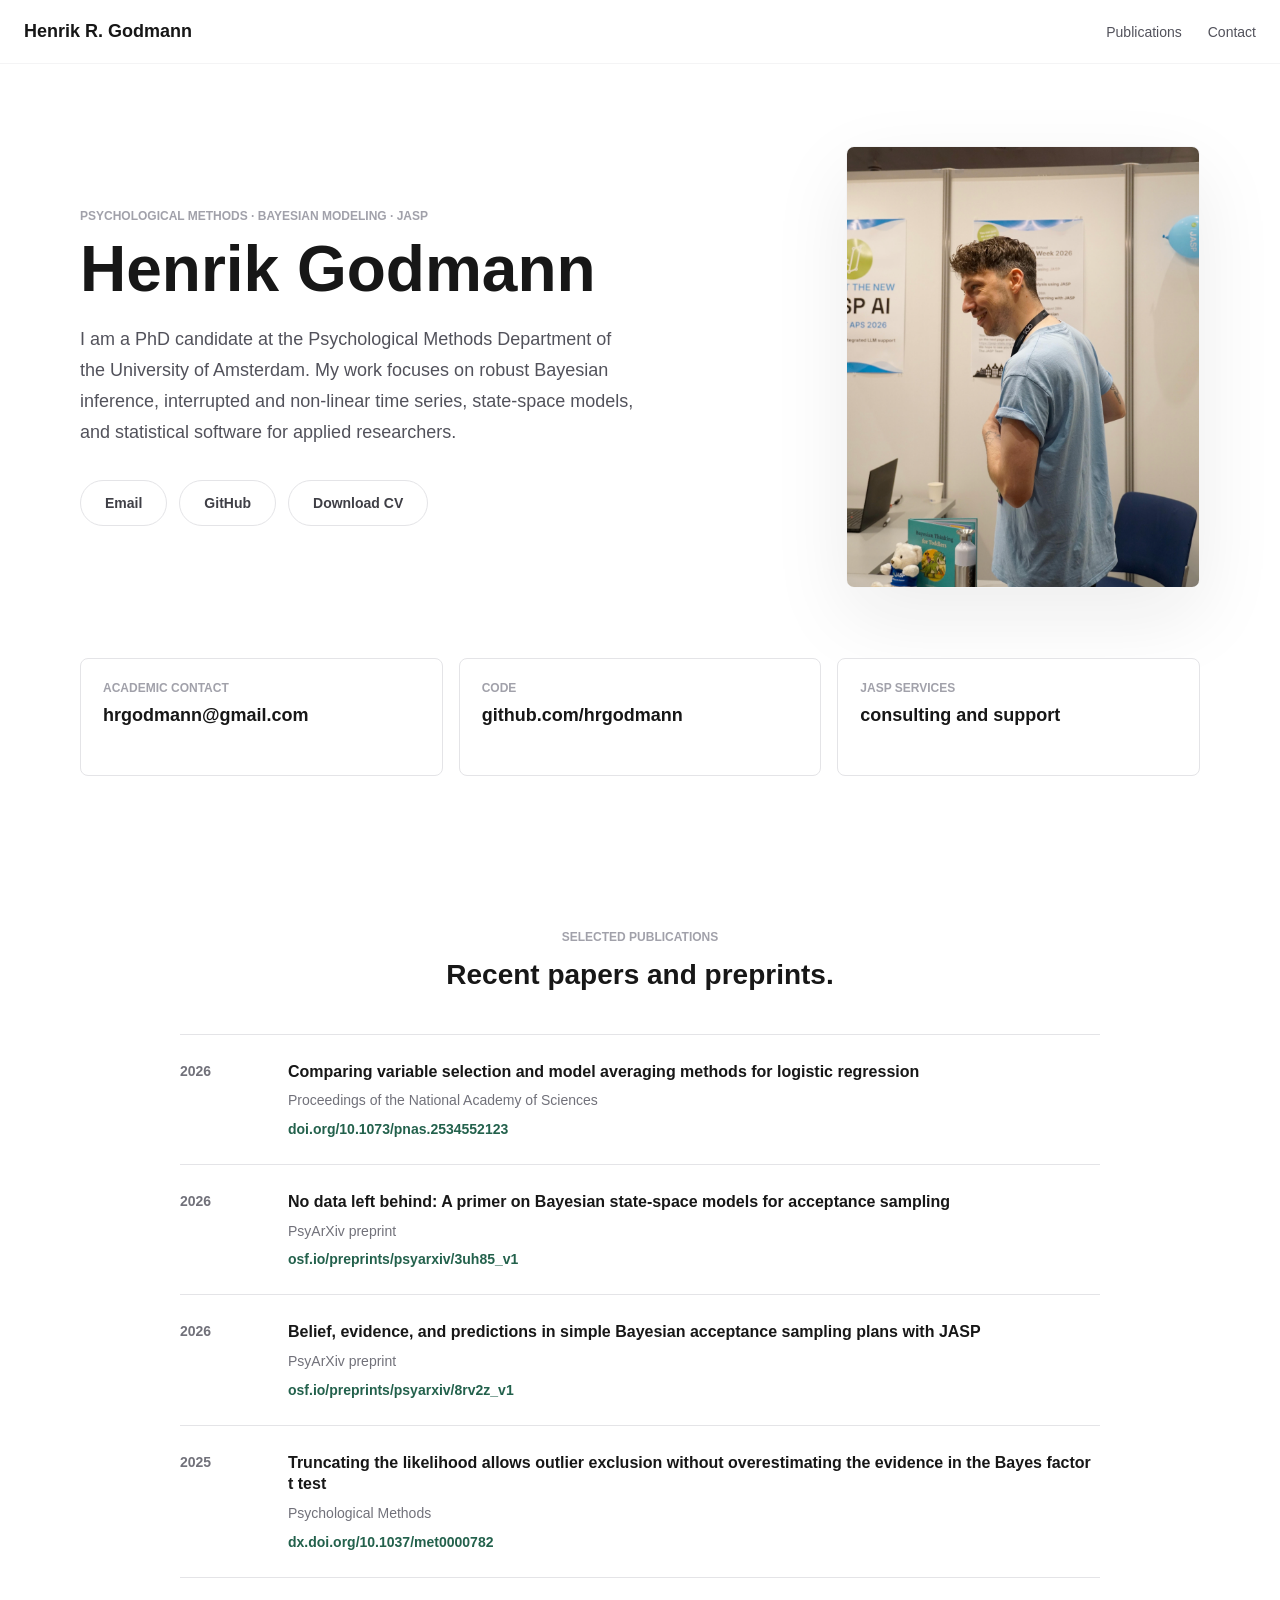
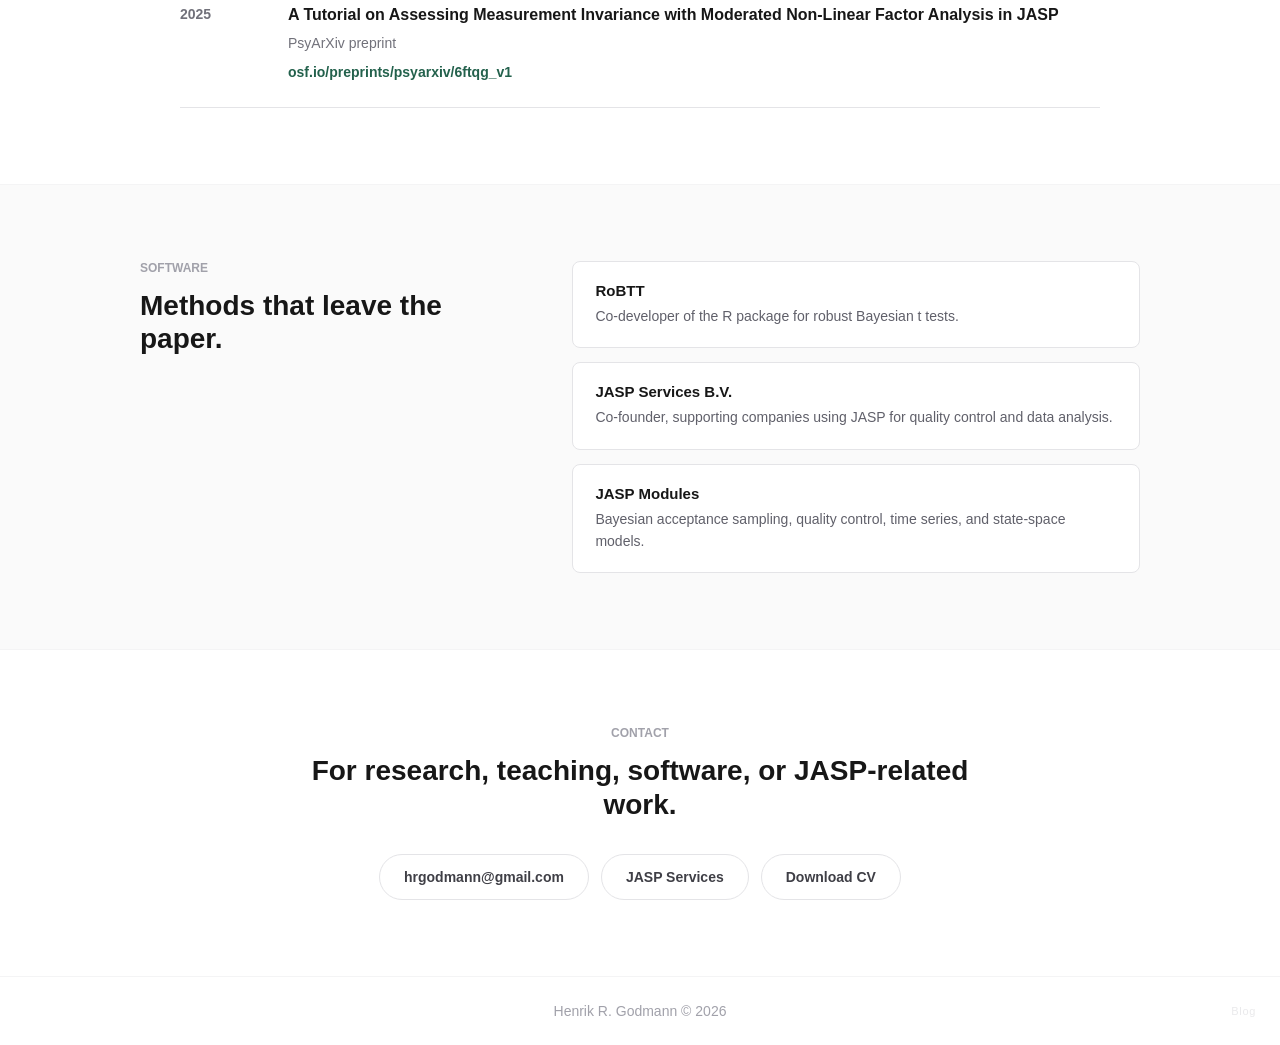
<file: index.html>
<!doctype html>
<html lang="en">
  <head>
    <meta charset="utf-8">
    <meta name="viewport" content="width=device-width, initial-scale=1">
    <title>Henrik R. Godmann</title>
    <meta
      name="description"
      content="Henrik R. Godmann is a PhD candidate at the University of Amsterdam working on Bayesian methods, state-space models, JASP modules, and statistical software."
    >
    <meta property="og:title" content="Henrik R. Godmann">
    <meta
      property="og:description"
      content="Bayesian methods, state-space models, JASP modules, and statistical software."
    >
    <meta property="og:type" content="website">
    <link rel="icon" href="assets/favicon.svg" type="image/svg+xml">
    <link rel="stylesheet" href="styles.css?v=5">
  </head>
  <body>
    <header class="site-nav">
      <a class="brand" href="#top" aria-label="Henrik R. Godmann home">Henrik R. Godmann</a>
      <nav aria-label="Main navigation">
        <a href="#publications">Publications</a>
        <a href="#contact">Contact</a>
      </nav>
    </header>

    <main id="top">
      <section class="hero">
        <div class="hero-copy">
          <p class="eyebrow">Psychological Methods &middot; Bayesian Modeling &middot; JASP</p>
          <h1>Henrik Godmann</h1>
          <p class="hero-lede">
            I am a PhD candidate at the Psychological Methods Department of the
            University of Amsterdam. My work focuses on robust Bayesian inference,
            interrupted and non-linear time series, state-space models, and
            statistical software for applied researchers.
          </p>
          <div class="actions" role="group" aria-label="Primary links">
            <a class="button secondary" href="mailto:hrgodmann@gmail.com">Email</a>
            <a class="button secondary" href="https://github.com/hrgodmann">GitHub</a>
            <a class="button secondary" href="assets/henrik-godmann-cv.pdf" download="Henrik_R_Godmann_CV.pdf">Download CV</a>
          </div>
        </div>

        <figure class="hero-visual hero-photo">
          <img
            src="assets/henrik-jasp-photo.png"
            alt="Henrik R. Godmann at a JASP conference booth"
          >
        </figure>
      </section>

      <section class="link-strip" aria-label="Quick links">
        <a class="link-card" href="mailto:hrgodmann@gmail.com">
          <span class="link-label">Academic Contact</span>
          <span class="link-value">hrgodmann@gmail.com</span>
        </a>
        <a class="link-card" href="https://github.com/hrgodmann">
          <span class="link-label">Code</span>
          <span class="link-value">github.com/hrgodmann</span>
        </a>
        <a class="link-card" href="https://jasp-services.com/">
          <span class="link-label">JASP Services</span>
          <span class="link-value">consulting and support</span>
        </a>
      </section>

      <section class="section" id="publications">
        <div class="section-header">
          <p class="eyebrow">Selected Publications</p>
          <h2>Recent papers and preprints.</h2>
        </div>

        <div class="publication-list">
          <article class="publication">
            <p class="pub-year">2026</p>
            <div>
              <h3>
                Comparing variable selection and model averaging methods for
                logistic regression
              </h3>
              <p>Proceedings of the National Academy of Sciences</p>
              <a href="https://doi.org/10.1073/pnas.2534552123">doi.org/10.1073/pnas.2534552123</a>
            </div>
          </article>

          <article class="publication">
            <p class="pub-year">2026</p>
            <div>
              <h3>
                No data left behind: A primer on Bayesian state-space models for
                acceptance sampling
              </h3>
              <p>PsyArXiv preprint</p>
              <a href="https://osf.io/preprints/psyarxiv/3uh85_v1">osf.io/preprints/psyarxiv/3uh85_v1</a>
            </div>
          </article>

          <article class="publication">
            <p class="pub-year">2026</p>
            <div>
              <h3>
                Belief, evidence, and predictions in simple Bayesian acceptance
                sampling plans with JASP
              </h3>
              <p>PsyArXiv preprint</p>
              <a href="https://osf.io/preprints/psyarxiv/8rv2z_v1">osf.io/preprints/psyarxiv/8rv2z_v1</a>
            </div>
          </article>

          <article class="publication">
            <p class="pub-year">2025</p>
            <div>
              <h3>
                Truncating the likelihood allows outlier exclusion without
                overestimating the evidence in the Bayes factor t test
              </h3>
              <p>Psychological Methods</p>
              <a href="https://dx.doi.org/10.1037/met0000782">dx.doi.org/10.1037/met0000782</a>
            </div>
          </article>

          <article class="publication">
            <p class="pub-year">2025</p>
            <div>
              <h3>
                A Tutorial on Assessing Measurement Invariance with Moderated
                Non-Linear Factor Analysis in JASP
              </h3>
              <p>PsyArXiv preprint</p>
              <a href="https://osf.io/preprints/psyarxiv/6ftqg_v1">osf.io/preprints/psyarxiv/6ftqg_v1</a>
            </div>
          </article>
        </div>
      </section>

      <section class="band">
        <div class="split">
          <div class="section-header">
            <p class="eyebrow">Software</p>
            <h2>Methods that leave the paper.</h2>
          </div>
          <div class="software-list">
            <a class="software-item" href="https://cran.r-project.org/web/packages/RoBTT/RoBTT.pdf">
              <span>RoBTT</span>
              <p>Co-developer of the R package for robust Bayesian t tests.</p>
            </a>
            <a class="software-item" href="https://jasp-services.com/">
              <span>JASP Services B.V.</span>
              <p>Co-founder, supporting companies using JASP for quality control and data analysis.</p>
            </a>
            <div class="software-item">
              <span>JASP Modules</span>
              <p>Bayesian acceptance sampling, quality control, time series, and state-space models.</p>
            </div>
          </div>
        </div>
      </section>

      <section class="section contact-section" id="contact">
        <p class="eyebrow">Contact</p>
        <h2>For research, teaching, software, or JASP-related work.</h2>
        <div class="actions centered" role="group" aria-label="Contact links">
          <a class="button secondary" href="mailto:hrgodmann@gmail.com">hrgodmann@gmail.com</a>
          <a class="button secondary" href="mailto:henrik@jasp-services.com">JASP Services</a>
          <a class="button secondary" href="assets/henrik-godmann-cv.pdf" download="Henrik_R_Godmann_CV.pdf">Download CV</a>
        </div>
      </section>
    </main>

    <footer class="site-footer">
      <span>Henrik R. Godmann &copy; 2026</span>
      <a class="quiet-blog-link" href="blog/">Blog</a>
    </footer>
  </body>
</html>
</file>
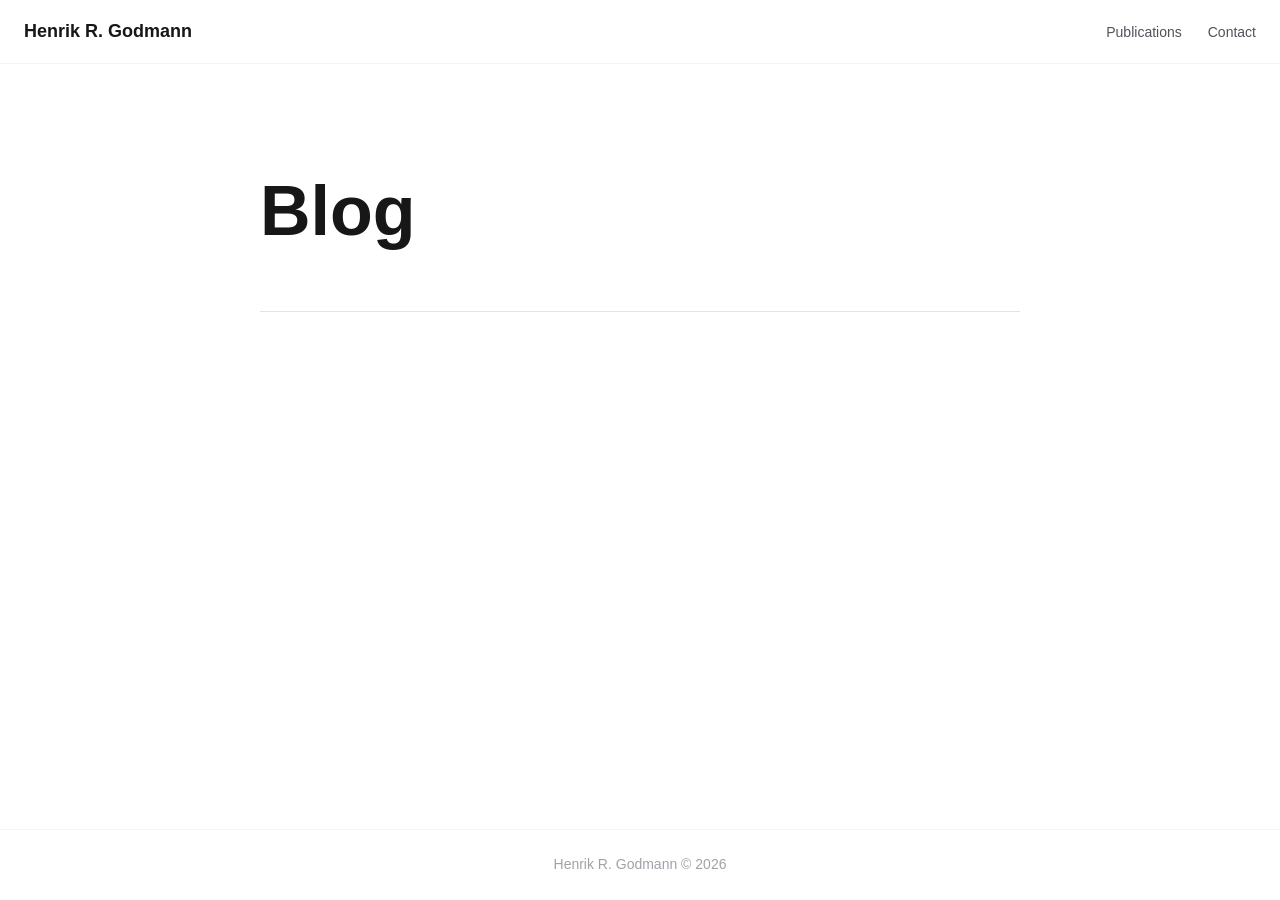
<file: blog/index.html>
<!doctype html>
<html lang="en">
  <head>
    <meta charset="utf-8">
    <meta name="viewport" content="width=device-width, initial-scale=1">
    <title>Blog — Henrik R. Godmann</title>
    <meta
      name="description"
      content="A personal blog by Henrik R. Godmann."
    >
    <meta property="og:title" content="Blog — Henrik R. Godmann">
    <meta
      property="og:description"
      content="A personal blog by Henrik R. Godmann."
    >
    <meta property="og:type" content="website">
    <link rel="icon" href="../assets/favicon.svg" type="image/svg+xml">
    <link rel="stylesheet" href="../styles.css?v=5">
  </head>
  <body>
    <header class="site-nav">
      <a class="brand" href="../">Henrik R. Godmann</a>
      <nav aria-label="Blog navigation">
        <a href="../#publications">Publications</a>
        <a href="../#contact">Contact</a>
      </nav>
    </header>

    <main class="blog-main">
      <header class="blog-heading">
        <h1>Blog</h1>
      </header>

      <section class="blog-list" aria-label="Blog posts">
        <!-- Add the newest post first. See README.md for the exact markup. -->
      </section>
    </main>

    <footer>
      <span>Henrik R. Godmann &copy; 2026</span>
    </footer>
  </body>
</html>
</file>
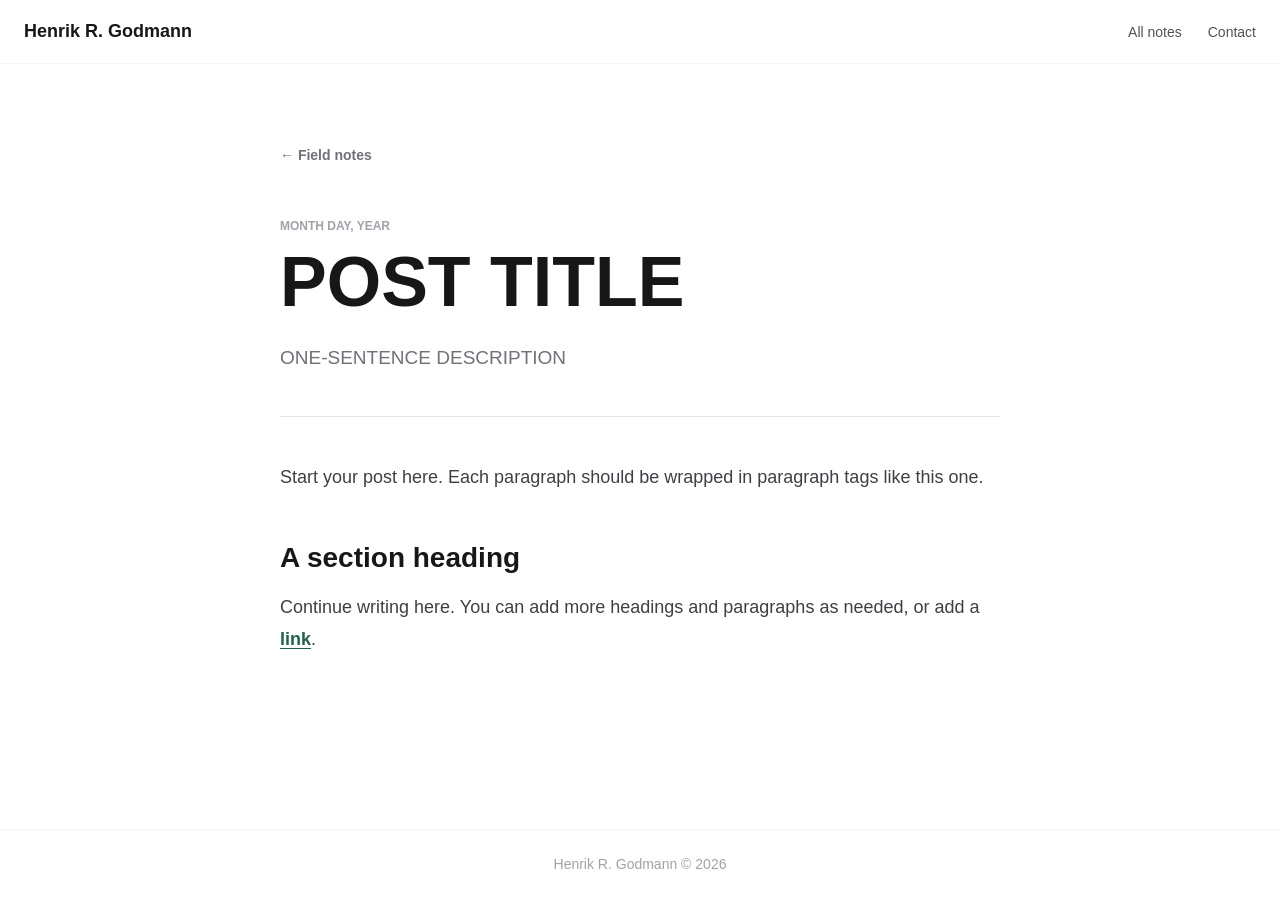
<file: blog/posts/post-template.html>
<!doctype html>
<html lang="en">
  <head>
    <meta charset="utf-8">
    <meta name="viewport" content="width=device-width, initial-scale=1">
    <meta name="robots" content="noindex">
    <title>POST TITLE — Henrik R. Godmann</title>
    <meta name="description" content="ONE-SENTENCE DESCRIPTION">
    <meta property="og:title" content="POST TITLE — Henrik R. Godmann">
    <meta property="og:description" content="ONE-SENTENCE DESCRIPTION">
    <meta property="og:type" content="article">
    <link rel="icon" href="../../assets/favicon.svg" type="image/svg+xml">
    <link rel="stylesheet" href="../../styles.css?v=5">
  </head>
  <body>
    <header class="site-nav">
      <a class="brand" href="../../">Henrik R. Godmann</a>
      <nav aria-label="Post navigation">
        <a href="../">All notes</a>
        <a href="../../#contact">Contact</a>
      </nav>
    </header>

    <main class="article-main">
      <article class="blog-article">
        <header class="article-header">
          <a class="back-link" href="../">&larr; Field notes</a>
          <p class="eyebrow">MONTH DAY, YEAR</p>
          <h1>POST TITLE</h1>
          <p class="article-deck">ONE-SENTENCE DESCRIPTION</p>
        </header>

        <div class="prose">
          <p>
            Start your post here. Each paragraph should be wrapped in paragraph
            tags like this one.
          </p>

          <h2>A section heading</h2>
          <p>
            Continue writing here. You can add more headings and paragraphs as
            needed, or add a <a href="https://example.com/">link</a>.
          </p>
        </div>
      </article>
    </main>

    <footer>
      <span>Henrik R. Godmann &copy; 2026</span>
    </footer>
  </body>
</html>
</file>
<file: styles.css>
:root {
  --background: #ffffff;
  --foreground: #171717;
  --muted: #71717a;
  --soft: #a1a1aa;
  --line: #f4f4f5;
  --line-strong: #e4e4e7;
  --panel: #fafafa;
  --ink: #18181b;
  --accent: #23614c;
  --accent-soft: #eef7f3;
  --warm: #a43b2f;
}

* {
  box-sizing: border-box;
}

html {
  scroll-behavior: smooth;
}

body {
  margin: 0;
  background: var(--background);
  color: var(--foreground);
  font-family: Arial, Helvetica, sans-serif;
  -webkit-font-smoothing: antialiased;
  text-rendering: optimizeLegibility;
}

a {
  color: inherit;
  text-decoration: none;
}

a:focus-visible,
button:focus-visible {
  outline: 2px solid var(--foreground);
  outline-offset: 4px;
}

.site-nav {
  display: flex;
  align-items: center;
  justify-content: space-between;
  gap: 24px;
  min-height: 64px;
  padding: 0 24px;
  border-bottom: 1px solid var(--line);
  background: rgba(255, 255, 255, 0.94);
}

.brand {
  font-size: 18px;
  font-weight: 700;
  color: var(--foreground);
}

.site-nav nav {
  display: flex;
  align-items: center;
  gap: 26px;
  color: #52525b;
  font-size: 14px;
}

.site-nav a {
  transition: color 160ms ease;
}

.site-nav a:hover {
  color: var(--foreground);
}

.hero {
  display: grid;
  grid-template-columns: minmax(0, 1.05fr) minmax(280px, 0.95fr);
  gap: 56px;
  align-items: center;
  width: min(1120px, calc(100% - 48px));
  margin: 0 auto;
  padding: 82px 0 70px;
}

.hero-copy {
  max-width: 670px;
}

.eyebrow {
  margin: 0 0 14px;
  color: var(--soft);
  font-size: 12px;
  font-weight: 700;
  text-transform: uppercase;
}

h1,
h2,
h3,
p {
  margin-top: 0;
}

h1 {
  max-width: 720px;
  margin-bottom: 22px;
  color: var(--foreground);
  font-size: 64px;
  line-height: 1.02;
  font-weight: 800;
}

h2 {
  color: var(--foreground);
  font-size: 28px;
  line-height: 1.2;
  font-weight: 750;
}

h3 {
  color: var(--foreground);
  font-size: 16px;
  line-height: 1.35;
  font-weight: 700;
}

.hero-lede {
  max-width: 610px;
  color: #52525b;
  font-size: 18px;
  line-height: 1.72;
}

.actions {
  display: flex;
  flex-wrap: wrap;
  gap: 12px;
  margin-top: 32px;
}

.button {
  display: inline-flex;
  align-items: center;
  justify-content: center;
  min-height: 46px;
  padding: 0 24px;
  border-radius: 999px;
  font-size: 14px;
  font-weight: 700;
  transition:
    background 160ms ease,
    border-color 160ms ease,
    color 160ms ease,
    transform 160ms ease;
}

.button:hover {
  transform: translateY(-1px);
}

.primary {
  border: 1px solid var(--ink);
  background: var(--ink);
  color: #ffffff;
}

.primary:hover {
  background: #3f3f46;
  border-color: #3f3f46;
}

.secondary {
  border: 1px solid var(--line-strong);
  background: #ffffff;
  color: #3f3f46;
}

.secondary:hover {
  border-color: #a1a1aa;
  color: var(--foreground);
}

.hero-visual {
  margin: 0;
}

.hero-visual img {
  display: block;
  width: 100%;
  height: auto;
  border: 1px solid var(--line);
  border-radius: 8px;
  box-shadow: 0 28px 80px rgba(24, 24, 27, 0.08);
}

.hero-photo {
  justify-self: end;
  width: 70%;
  min-width: 320px;
}

.hero-photo img {
  aspect-ratio: 4 / 5;
  object-fit: cover;
  object-position: 50% 46%;
}

.link-strip {
  display: grid;
  grid-template-columns: repeat(3, minmax(0, 1fr));
  gap: 16px;
  width: min(1120px, calc(100% - 48px));
  margin: 0 auto 78px;
}

.link-card {
  display: flex;
  flex-direction: column;
  gap: 8px;
  min-height: 118px;
  padding: 22px;
  border: 1px solid var(--line-strong);
  border-radius: 8px;
  background: #ffffff;
  transition:
    border-color 160ms ease,
    transform 160ms ease;
}

.link-card:hover {
  border-color: #a1a1aa;
  transform: translateY(-2px);
}

.link-label {
  color: var(--soft);
  font-size: 12px;
  font-weight: 700;
  text-transform: uppercase;
}

.link-value {
  color: var(--foreground);
  font-size: 18px;
  font-weight: 700;
  line-height: 1.35;
}

.band {
  padding: 76px 24px;
  border-top: 1px solid var(--line);
  border-bottom: 1px solid var(--line);
  background: var(--panel);
}

.section {
  width: min(920px, calc(100% - 48px));
  margin: 0 auto;
  padding: 76px 0;
}

.section-header {
  max-width: 620px;
  margin: 0 auto 42px;
  text-align: center;
}

.section-header h2 {
  margin-bottom: 0;
}

.publication-list {
  border-top: 1px solid var(--line-strong);
}

.publication {
  display: grid;
  grid-template-columns: 82px minmax(0, 1fr);
  gap: 26px;
  padding: 26px 0;
  border-bottom: 1px solid var(--line-strong);
}

.publication h3 {
  margin-bottom: 8px;
}

.publication p {
  margin-bottom: 8px;
  color: var(--muted);
  font-size: 14px;
  line-height: 1.55;
}

.publication a {
  color: var(--accent);
  font-size: 14px;
  font-weight: 700;
  overflow-wrap: anywhere;
}

.publication a:hover {
  color: var(--warm);
}

.pub-year {
  color: var(--soft);
  font-size: 13px;
  font-weight: 700;
}

.split {
  display: grid;
  grid-template-columns: minmax(220px, 0.8fr) minmax(0, 1.2fr);
  gap: 54px;
  align-items: start;
  width: min(1000px, 100%);
  margin: 0 auto;
}

.split .section-header {
  margin: 0;
  text-align: left;
}

.software-list {
  display: grid;
  gap: 14px;
}

.software-item {
  display: block;
  padding: 20px 22px;
  border: 1px solid var(--line-strong);
  border-radius: 8px;
  background: #ffffff;
}

a.software-item {
  transition:
    border-color 160ms ease,
    transform 160ms ease;
}

a.software-item:hover {
  border-color: #a1a1aa;
  transform: translateY(-2px);
}

.software-item span {
  display: block;
  margin-bottom: 6px;
  color: var(--foreground);
  font-size: 15px;
  font-weight: 750;
}

.software-item p {
  margin-bottom: 0;
  color: #60606a;
  font-size: 14px;
  line-height: 1.6;
}

.contact-section {
  text-align: center;
}

.contact-section h2 {
  max-width: 680px;
  margin: 0 auto;
}

.centered {
  justify-content: center;
}

footer {
  position: relative;
  border-top: 1px solid var(--line);
  padding: 26px 24px;
  color: var(--soft);
  font-size: 14px;
  text-align: center;
}

.quiet-blog-link {
  position: absolute;
  top: 50%;
  right: 24px;
  color: #d4d4d8;
  font-size: 11px;
  letter-spacing: 0.06em;
  opacity: 0.48;
  transform: translateY(-50%);
  transition:
    color 160ms ease,
    opacity 160ms ease;
}

.quiet-blog-link:hover,
.quiet-blog-link:focus-visible {
  color: var(--muted);
  opacity: 1;
}

.blog-main {
  width: min(760px, calc(100% - 48px));
  min-height: calc(100vh - 135px);
  margin: 0 auto;
  padding: 112px 0 120px;
}

.blog-heading h1,
.blog-article h1 {
  margin-bottom: 24px;
  font-size: clamp(44px, 7vw, 70px);
}

.blog-list {
  margin-top: 64px;
  border-top: 1px solid var(--line-strong);
}

.blog-entry {
  border-bottom: 1px solid var(--line-strong);
}

.blog-entry a {
  display: block;
  padding: 30px 0;
}

.blog-entry h2 {
  margin-bottom: 10px;
  font-size: 22px;
}

.blog-entry p {
  margin-bottom: 0;
  color: var(--muted);
  line-height: 1.65;
}

.blog-entry p::after {
  content: " ...";
  color: var(--soft);
  letter-spacing: 0.12em;
}

.blog-entry a:hover h2 {
  color: var(--accent);
}

.blog-entry a:hover p::after {
  color: var(--accent);
}

.article-main {
  width: min(720px, calc(100% - 48px));
  min-height: calc(100vh - 135px);
  margin: 0 auto;
  padding: 82px 0 120px;
}

.article-header {
  padding-bottom: 42px;
  border-bottom: 1px solid var(--line-strong);
}

.back-link {
  display: inline-block;
  margin-bottom: 56px;
  color: var(--muted);
  font-size: 14px;
  font-weight: 700;
}

.back-link:hover {
  color: var(--foreground);
}

.article-deck {
  max-width: 650px;
  margin-bottom: 0;
  color: var(--muted);
  font-size: 19px;
  line-height: 1.65;
}

.prose {
  padding-top: 44px;
  color: #3f3f46;
  font-size: 18px;
  line-height: 1.8;
}

.prose h2 {
  margin-top: 48px;
  margin-bottom: 16px;
}

.prose p,
.prose ul,
.prose ol {
  margin-bottom: 24px;
}

.prose a {
  color: var(--accent);
  font-weight: 700;
  text-decoration: underline;
  text-decoration-thickness: 1px;
  text-underline-offset: 3px;
}

.prose a:hover {
  color: var(--warm);
}

@media (max-width: 860px) {
  .hero {
    grid-template-columns: 1fr;
    gap: 38px;
    padding-top: 62px;
  }

  .hero-visual {
    max-width: 380px;
  }

  .hero-photo {
    justify-self: center;
    width: 70%;
    min-width: 0;
  }

  .link-strip,
  .split {
    grid-template-columns: 1fr;
  }
}

@media (max-width: 560px) {
  .site-nav {
    align-items: flex-start;
    flex-direction: column;
    gap: 12px;
    padding: 18px 24px;
  }

  .site-nav nav {
    width: 100%;
    justify-content: space-between;
    gap: 16px;
  }

  .hero,
  .link-strip,
  .section {
    width: min(100% - 40px, 920px);
  }

  .hero {
    gap: 26px;
    padding: 42px 0 34px;
  }

  h1 {
    font-size: 46px;
  }

  h2 {
    font-size: 25px;
  }

  .hero-lede {
    font-size: 16px;
    line-height: 1.6;
  }

  .actions {
    gap: 8px;
    margin-top: 24px;
  }

  .button {
    min-height: 44px;
    padding: 0 14px;
    font-size: 13px;
  }

  .hero-visual {
    max-width: 230px;
    margin: 0 auto;
  }

  .hero-photo img {
    aspect-ratio: 4 / 3;
    object-position: 50% 34%;
  }

  .band,
  .section {
    padding-top: 62px;
    padding-bottom: 62px;
  }

  .publication {
    grid-template-columns: 1fr;
    gap: 8px;
  }

  .pub-year {
    margin-bottom: 0;
  }

  .quiet-blog-link {
    position: static;
    display: block;
    width: fit-content;
    margin: 12px auto 0;
    transform: none;
  }

  .blog-main {
    width: min(100% - 40px, 760px);
    padding: 72px 0 88px;
  }

  .blog-list {
    margin-top: 62px;
  }

  .article-main {
    width: min(100% - 40px, 720px);
    padding: 56px 0 88px;
  }

  .back-link {
    margin-bottom: 42px;
  }

  .article-deck,
  .prose {
    font-size: 16px;
  }
}
</file>
